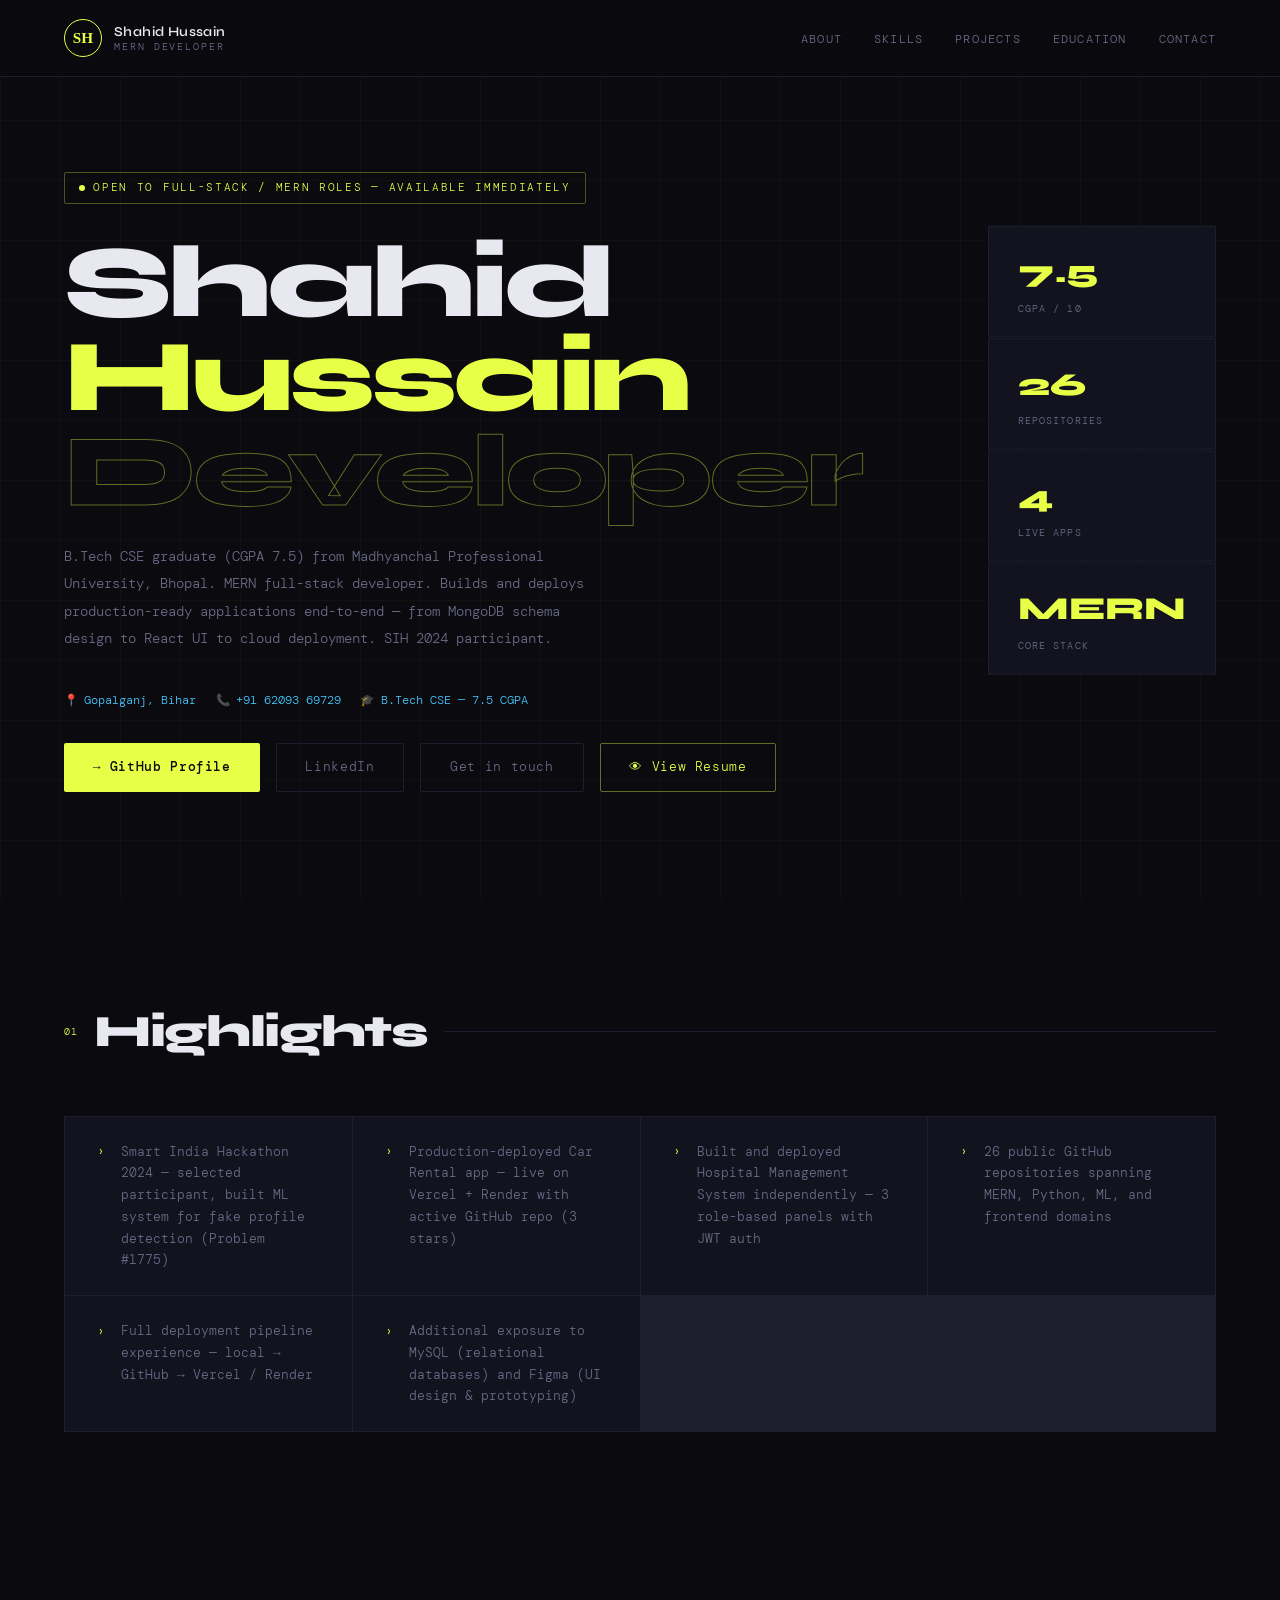
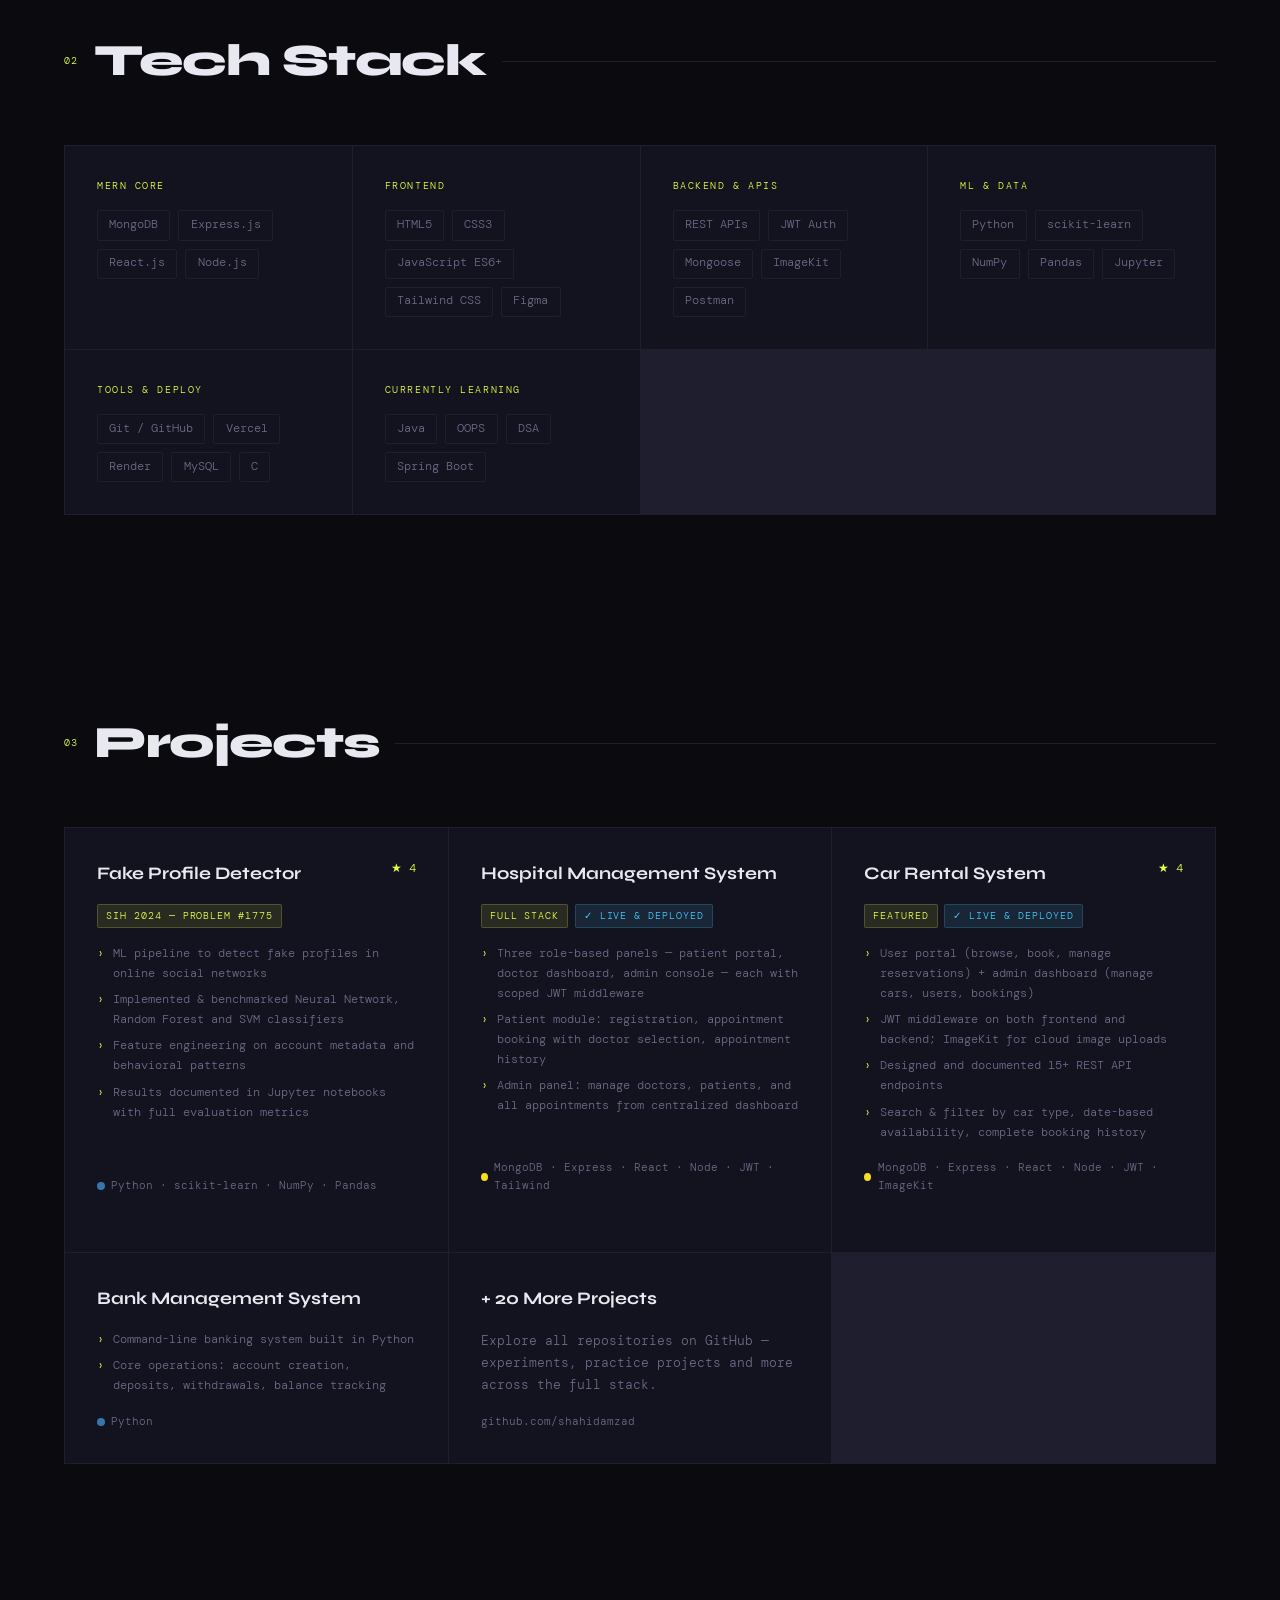
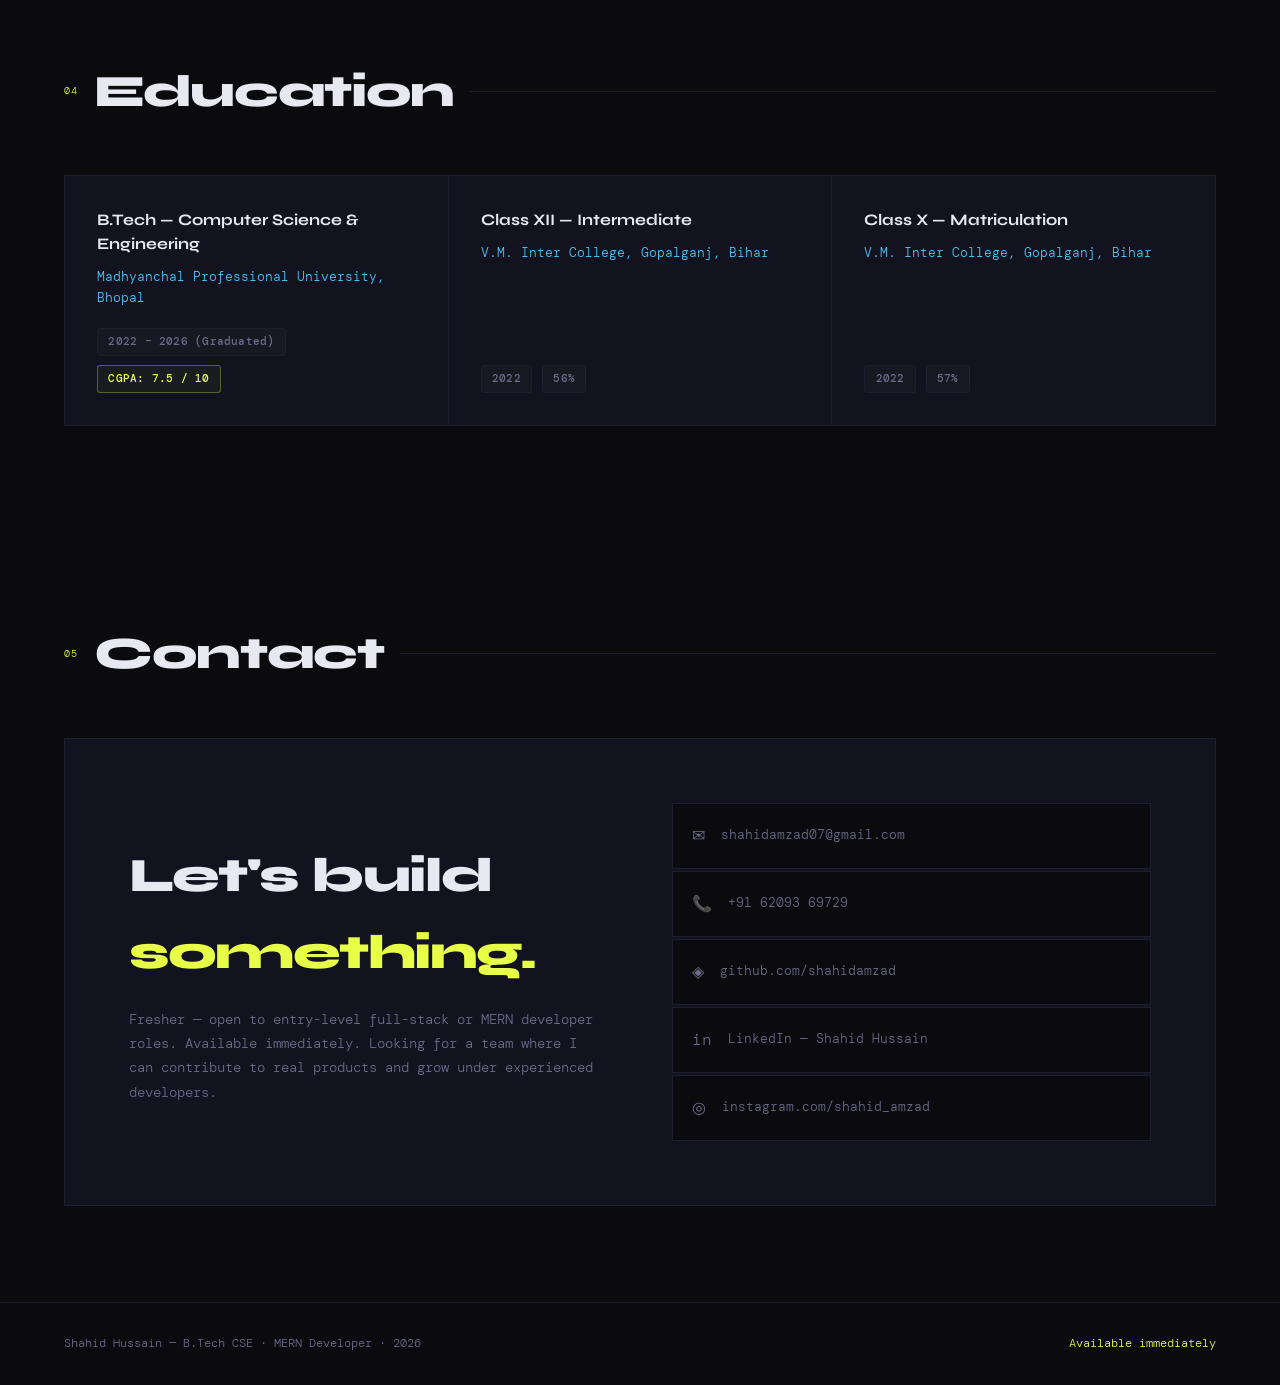
<file: index.html>
<!DOCTYPE html>
<html lang="en">
<head>
<meta charset="UTF-8">
<meta name="viewport" content="width=device-width, initial-scale=1.0">
<title>Shahid Hussain — MERN Developer Portfolio</title>
<link href="https://fonts.googleapis.com/css2?family=Syne:wght@400;600;700;800&family=DM+Mono:wght@300;400;500&display=swap" rel="stylesheet">
<link rel="stylesheet" href="Protolio.css">
</head>
<body>

<nav>
  <a class="nav-logo" href="#about">
    <div class="nav-logo-circle">SH</div>
    <div class="nav-logo-text">
      <span class="nav-logo-name">Shahid Hussain</span>
      <span class="nav-logo-role">MERN Developer</span>
    </div>
  </a>
  <ul class="nav-links">
    <li><a href="#about">About</a></li>
    <li><a href="#skills">Skills</a></li>
    <li><a href="#projects">Projects</a></li>
    <li><a href="#education">Education</a></li>
    <li><a href="#contact">Contact</a></li>
  </ul>
</nav>

<!-- HERO -->
<section class="hero" id="about">
  <div class="hero-content">
    <div class="hero-tag">Open to full-stack / MERN roles — Available immediately</div>
    <h1>
      <span class="name-line">Shahid</span>
      <span class="name-line accent">Hussain</span>
      <span class="name-line outline">Developer</span>
    </h1>
    <p class="hero-desc">
      B.Tech CSE graduate (CGPA 7.5) from Madhyanchal Professional University, Bhopal. MERN full-stack developer. Builds and deploys production-ready applications end-to-end — from MongoDB schema design to React UI to cloud deployment. SIH 2024 participant.
    </p>
    <div class="hero-meta">
      <div class="hero-meta-item">📍 <span>Gopalganj, Bihar</span></div>
      <div class="hero-meta-item">📞 <span>+91 62093 69729</span></div>
      <div class="hero-meta-item">🎓 <span>B.Tech CSE — 7.5 CGPA</span></div>
    </div>
    <div class="hero-ctas">
      <a class="btn btn-primary" href="https://github.com/shahidamzad" target="_blank">→ GitHub Profile</a>
      <a class="btn btn-ghost" href="https://linkedin.com/in/shahid-hussain" target="_blank">LinkedIn</a>
      <a class="btn btn-ghost" href="#contact">Get in touch</a>
      <a class="btn btn-resume" href="/assets/Shahid_Hussain.pdf" target="_blank">👁 View Resume</a>
    </div>
  </div>

  <div class="hero-stats">
    <div class="stat-card">
      <div class="stat-num">7.5</div>
      <div class="stat-label">CGPA / 10</div>
    </div>
    <div class="stat-card">
      <div class="stat-num">26</div>
      <div class="stat-label">Repositories</div>
    </div>
    <div class="stat-card">
      <div class="stat-num">4</div>
      <div class="stat-label">Live Apps</div>
    </div>
    <div class="stat-card">
      <div class="stat-num">MERN</div>
      <div class="stat-label">Core Stack</div>
    </div>
  </div>
</section>

<!-- HIGHLIGHTS -->
<section id="highlights">
  <div class="section-header reveal">
    <span class="section-num">01</span>
    <h2 class="section-title">Highlights</h2>
    <div class="section-line"></div>
  </div>

  <div class="highlights-grid reveal">
    <div class="highlight-item">
      <span class="highlight-arrow">›</span>
      <span class="highlight-text">Smart India Hackathon 2024 — selected participant, built ML system for fake profile detection (Problem #1775)</span>
    </div>
    <div class="highlight-item">
      <span class="highlight-arrow">›</span>
      <span class="highlight-text">Production-deployed Car Rental app — live on Vercel + Render with active GitHub repo (3 stars)</span>
    </div>
    <div class="highlight-item">
      <span class="highlight-arrow">›</span>
      <span class="highlight-text">Built and deployed Hospital Management System independently — 3 role-based panels with JWT auth</span>
    </div>
    <div class="highlight-item">
      <span class="highlight-arrow">›</span>
      <span class="highlight-text">26 public GitHub repositories spanning MERN, Python, ML, and frontend domains</span>
    </div>
    <div class="highlight-item">
      <span class="highlight-arrow">›</span>
      <span class="highlight-text">Full deployment pipeline experience — local → GitHub → Vercel / Render</span>
    </div>
    <div class="highlight-item">
      <span class="highlight-arrow">›</span>
      <span class="highlight-text">Additional exposure to MySQL (relational databases) and Figma (UI design & prototyping)</span>
    </div>
  </div>
</section>

<!-- SKILLS -->
<section id="skills">
  <div class="section-header reveal">
    <span class="section-num">02</span>
    <h2 class="section-title">Tech Stack</h2>
    <div class="section-line"></div>
  </div>

  <div class="skills-grid reveal">
    <div class="skill-group">
      <div class="skill-group-title">MERN Core</div>
      <div class="skill-tags">
        <span class="tag">MongoDB</span>
        <span class="tag">Express.js</span>
        <span class="tag">React.js</span>
        <span class="tag">Node.js</span>
      </div>
    </div>
    <div class="skill-group">
      <div class="skill-group-title">Frontend</div>
      <div class="skill-tags">
        <span class="tag">HTML5</span>
        <span class="tag">CSS3</span>
        <span class="tag">JavaScript ES6+</span>
        <span class="tag">Tailwind CSS</span>
        <span class="tag">Figma</span>
      </div>
    </div>
    <div class="skill-group">
      <div class="skill-group-title">Backend & APIs</div>
      <div class="skill-tags">
        <span class="tag">REST APIs</span>
        <span class="tag">JWT Auth</span>
        <span class="tag">Mongoose</span>
        <span class="tag">ImageKit</span>
        <span class="tag">Postman</span>
      </div>
    </div>
    <div class="skill-group">
      <div class="skill-group-title">ML & Data</div>
      <div class="skill-tags">
        <span class="tag">Python</span>
        <span class="tag">scikit-learn</span>
        <span class="tag">NumPy</span>
        <span class="tag">Pandas</span>
        <span class="tag">Jupyter</span>
      </div>
    </div>
    <div class="skill-group">
      <div class="skill-group-title">Tools & Deploy</div>
      <div class="skill-tags">
        <span class="tag">Git / GitHub</span>
        <span class="tag">Vercel</span>
        <span class="tag">Render</span>
        <span class="tag">MySQL</span>
        <span class="tag">C</span>
      </div>
    </div>
    <div class="skill-group">
      <div class="skill-group-title">Currently Learning</div>
      <div class="skill-tags">
        <span class="tag">Java</span>
        <span class="tag">OOPS</span>
        <span class="tag">DSA</span>
        <span class="tag">Spring Boot</span>
        
      </div>
    </div>
  </div>
</section>

<!-- PROJECTS -->
<section id="projects">
  <div class="section-header reveal">
    <span class="section-num">03</span>
    <h2 class="section-title">Projects</h2>
    <div class="section-line"></div>
  </div>

  <div class="projects-grid reveal">

    <!-- 1. SIH -->
    <a class="project-card" href="https://github.com/shahidamzad/SIH1775" target="_blank">
      <div class="project-header">
        <span class="project-name">Fake Profile Detector</span>
        <span class="project-stars">★ 4</span>
      </div>
      <div class="badges">
        <span class="featured-badge">SIH 2024 — Problem #1775</span>
      </div>
      <ul class="project-bullets">
        <li>ML pipeline to detect fake profiles in online social networks</li>
        <li>Implemented & benchmarked Neural Network, Random Forest and SVM classifiers</li>
        <li>Feature engineering on account metadata and behavioral patterns</li>
        <li>Results documented in Jupyter notebooks with full evaluation metrics</li>
      </ul>
      <div class="project-footer">
        <span class="project-lang"><span class="lang-dot lang-py"></span>Python · scikit-learn · NumPy · Pandas</span>
        <div class="project-links"><span class="project-link">GitHub →</span></div>
      </div>
    </a>

    <!-- 2. HMS -->
    <a class="project-card" href="https://github.com/shahidamzad" target="_blank">
      <div class="project-header">
        <span class="project-name">Hospital Management System</span>
      </div>
      <div class="badges">
        <span class="featured-badge">Full Stack</span>
        <span class="live-badge">✓ Live & Deployed</span>
      </div>
      <ul class="project-bullets">
        <li>Three role-based panels — patient portal, doctor dashboard, admin console — each with scoped JWT middleware</li>
        <li>Patient module: registration, appointment booking with doctor selection, appointment history</li>
        <li>Admin panel: manage doctors, patients, and all appointments from centralized dashboard</li>
      </ul>
      <div class="project-footer">
        <span class="project-lang"><span class="lang-dot lang-js"></span>MongoDB · Express · React · Node · JWT · Tailwind</span>
        <div class="project-links"><span class="project-link">Live Demo →</span></div>
      </div>
    </a>

    <!-- 3. Car Rental -->
    <a class="project-card" href="https://github.com/shahidamzad/CarRental" target="_blank">
      <div class="project-header">
        <span class="project-name">Car Rental System</span>
        <span class="project-stars">★ 4</span>
      </div>
      <div class="badges">
        <span class="featured-badge">Featured</span>
        <span class="live-badge">✓ Live & Deployed</span>
      </div>
      <ul class="project-bullets">
        <li>User portal (browse, book, manage reservations) + admin dashboard (manage cars, users, bookings)</li>
        <li>JWT middleware on both frontend and backend; ImageKit for cloud image uploads</li>
        <li>Designed and documented 15+ REST API endpoints</li>
        <li>Search & filter by car type, date-based availability, complete booking history</li>
      </ul>
      <div class="project-footer">
        <span class="project-lang"><span class="lang-dot lang-js"></span>MongoDB · Express · React · Node · JWT · ImageKit</span>
        <div class="project-links">
          <span class="project-link">Live Demo →</span>
          <span class="project-link">GitHub →</span>
        </div>
      </div>
    </a>

    <!-- 4. Bank -->
    <a class="project-card" href="https://github.com/shahidamzad/Bank-menangment" target="_blank">
      <div class="project-header">
        <span class="project-name">Bank Management System</span>
      </div>
      <ul class="project-bullets">
        <li>Command-line banking system built in Python</li>
        <li>Core operations: account creation, deposits, withdrawals, balance tracking</li>
      </ul>
      <div class="project-footer">
        <span class="project-lang"><span class="lang-dot lang-py"></span>Python</span>
        <div class="project-links"><span class="project-link">GitHub →</span></div>
      </div>
    </a>

    <!-- +15 more -->
    <a class="project-card" href="https://github.com/shahidamzad?tab=repositories" target="_blank">
      <div class="project-header">
        <span class="project-name">+ 20 More Projects</span>
      </div>
      <p class="project-desc">Explore all repositories on GitHub — experiments, practice projects and more across the full stack.</p>
      <div class="project-footer">
        <span class="project-lang">github.com/shahidamzad</span>
        <div class="project-links"><span class="project-link">Browse all →</span></div>
      </div>
    </a>

  </div>
</section>

<!-- EDUCATION -->
<section id="education">
  <div class="section-header reveal">
    <span class="section-num">04</span>
    <h2 class="section-title">Education</h2>
    <div class="section-line"></div>
  </div>

  <div class="edu-grid reveal">
    <div class="edu-card">
      <div class="edu-degree">B.Tech — Computer Science & Engineering</div>
      <div class="edu-institution">Madhyanchal Professional University, Bhopal</div>
      <div class="edu-meta">
        <span class="edu-tag">2022 – 2026 (Graduated)</span>
        <span class="edu-tag edu-cgpa">CGPA: 7.5 / 10</span>
      </div>
    </div>
    <div class="edu-card">
      <div class="edu-degree">Class XII — Intermediate</div>
      <div class="edu-institution">V.M. Inter College, Gopalganj, Bihar</div>
      <div class="edu-meta">
        <span class="edu-tag">2022</span>
        <span class="edu-tag">56%</span>
      </div>
      
    </div>
     <div class="edu-card">
      <div class="edu-degree">Class X — Matriculation</div>
      <div class="edu-institution">V.M. Inter College, Gopalganj, Bihar</div>
      <div class="edu-meta">
        <span class="edu-tag">2022</span>
        <span class="edu-tag">57%</span>
      </div>
  </div>
</section>

<!-- CONTACT -->
<section id="contact">
  <div class="section-header reveal">
    <span class="section-num">05</span>
    <h2 class="section-title">Contact</h2>
    <div class="section-line"></div>
  </div>

  <div class="contact-section reveal">
    <div class="contact-text">
      <h2>Let's build<br><span style="color:var(--accent)">something.</span></h2>
      <p>Fresher — open to entry-level full-stack or MERN developer roles. Available immediately. Looking for a team where I can contribute to real products and grow under experienced developers.</p>
    </div>
    <div class="contact-links">
      <a class="contact-item" href="mailto:shahidamzad07@gmail.com">
        <span class="contact-icon">✉</span>shahidamzad07@gmail.com
      </a>
      <a class="contact-item" href="tel:+916209369729">
        <span class="contact-icon">📞</span>+91 62093 69729
      </a>
      <a class="contact-item" href="https://github.com/shahidamzad" target="_blank">
        <span class="contact-icon">◈</span>github.com/shahidamzad
      </a>
      <a class="contact-item" href="https://linkedin.com/in/shahid-hussain" target="_blank">
        <span class="contact-icon">in</span>LinkedIn — Shahid Hussain
      </a>
      <a class="contact-item" href="https://instagram.com/shahid_amzad" target="_blank">
        <span class="contact-icon">◎</span>instagram.com/shahid_amzad
      </a>
    </div>
  </div>
</section>

<footer>
  <span>Shahid Hussain — B.Tech CSE · MERN Developer · 2026</span>
  <span style="color:var(--accent)">Available immediately</span>
</footer>

<script src="shahid.js"></script>
</body>
</html>
</file>
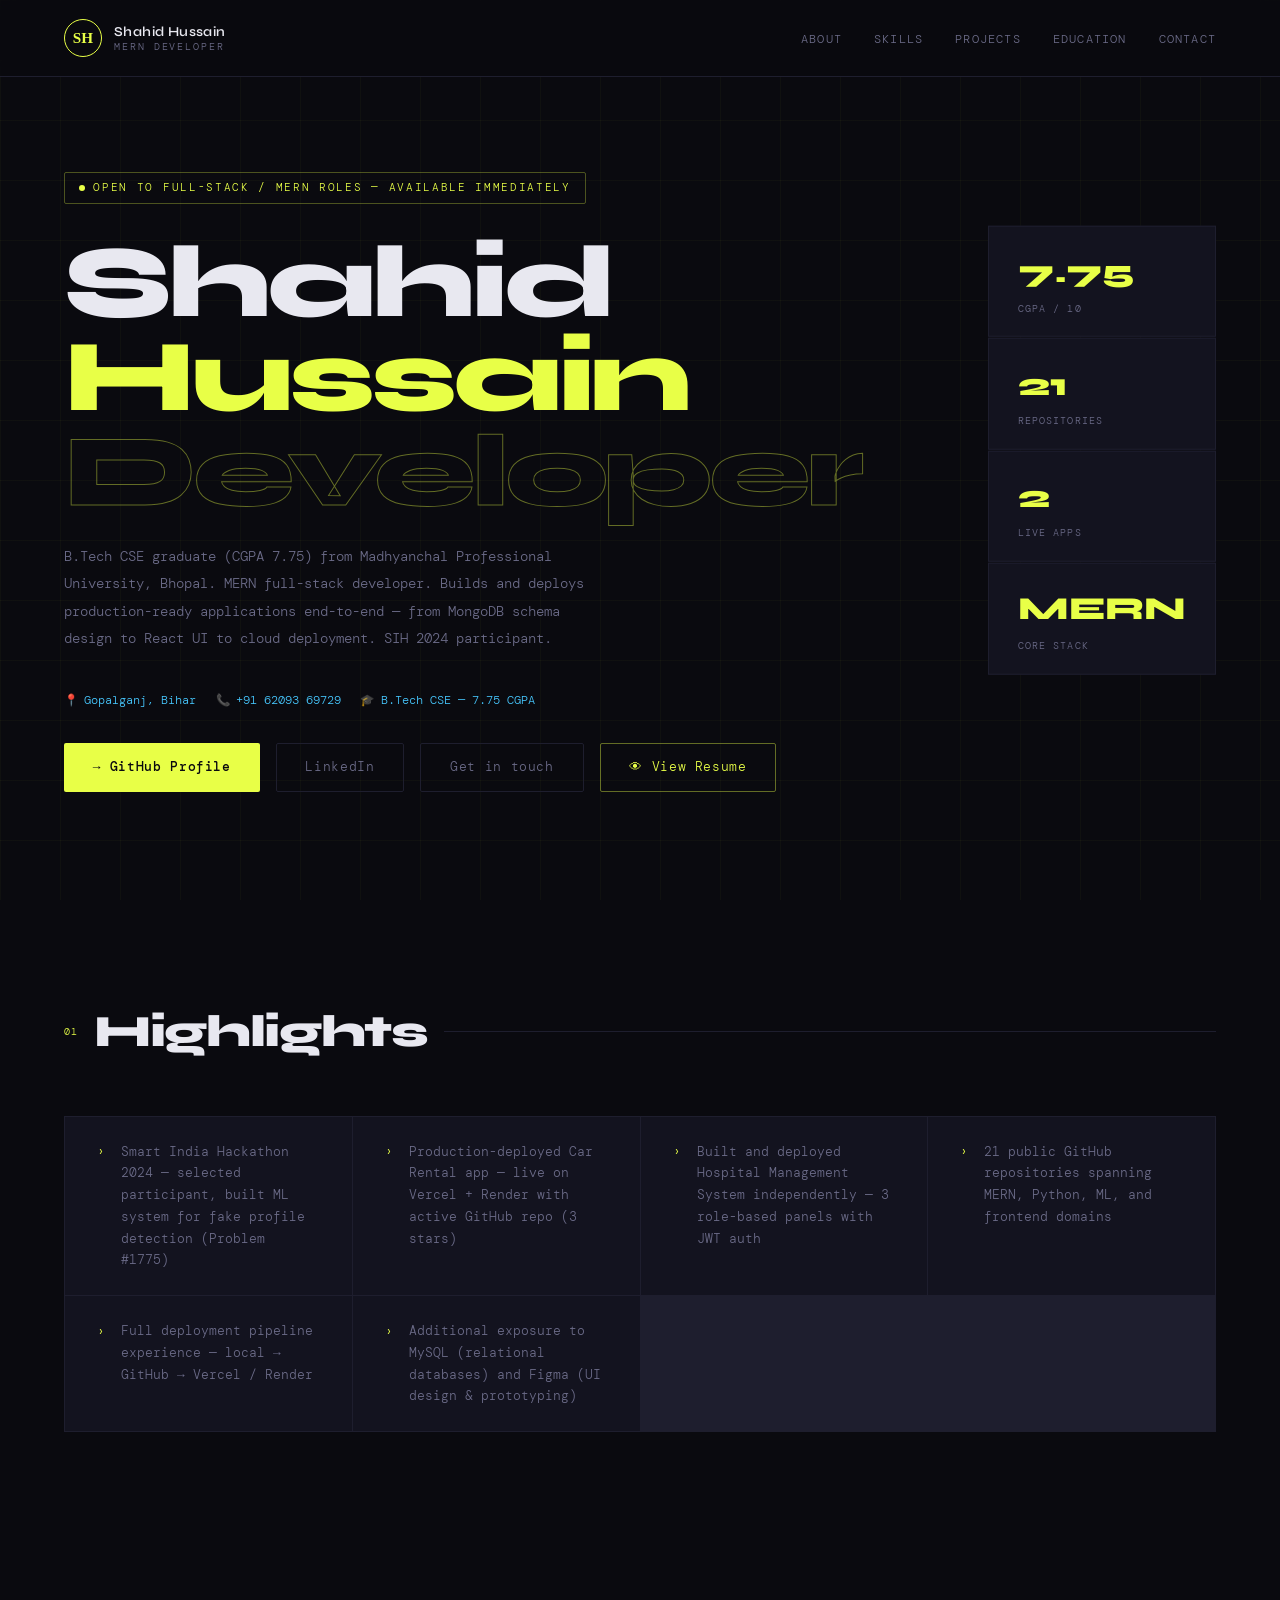
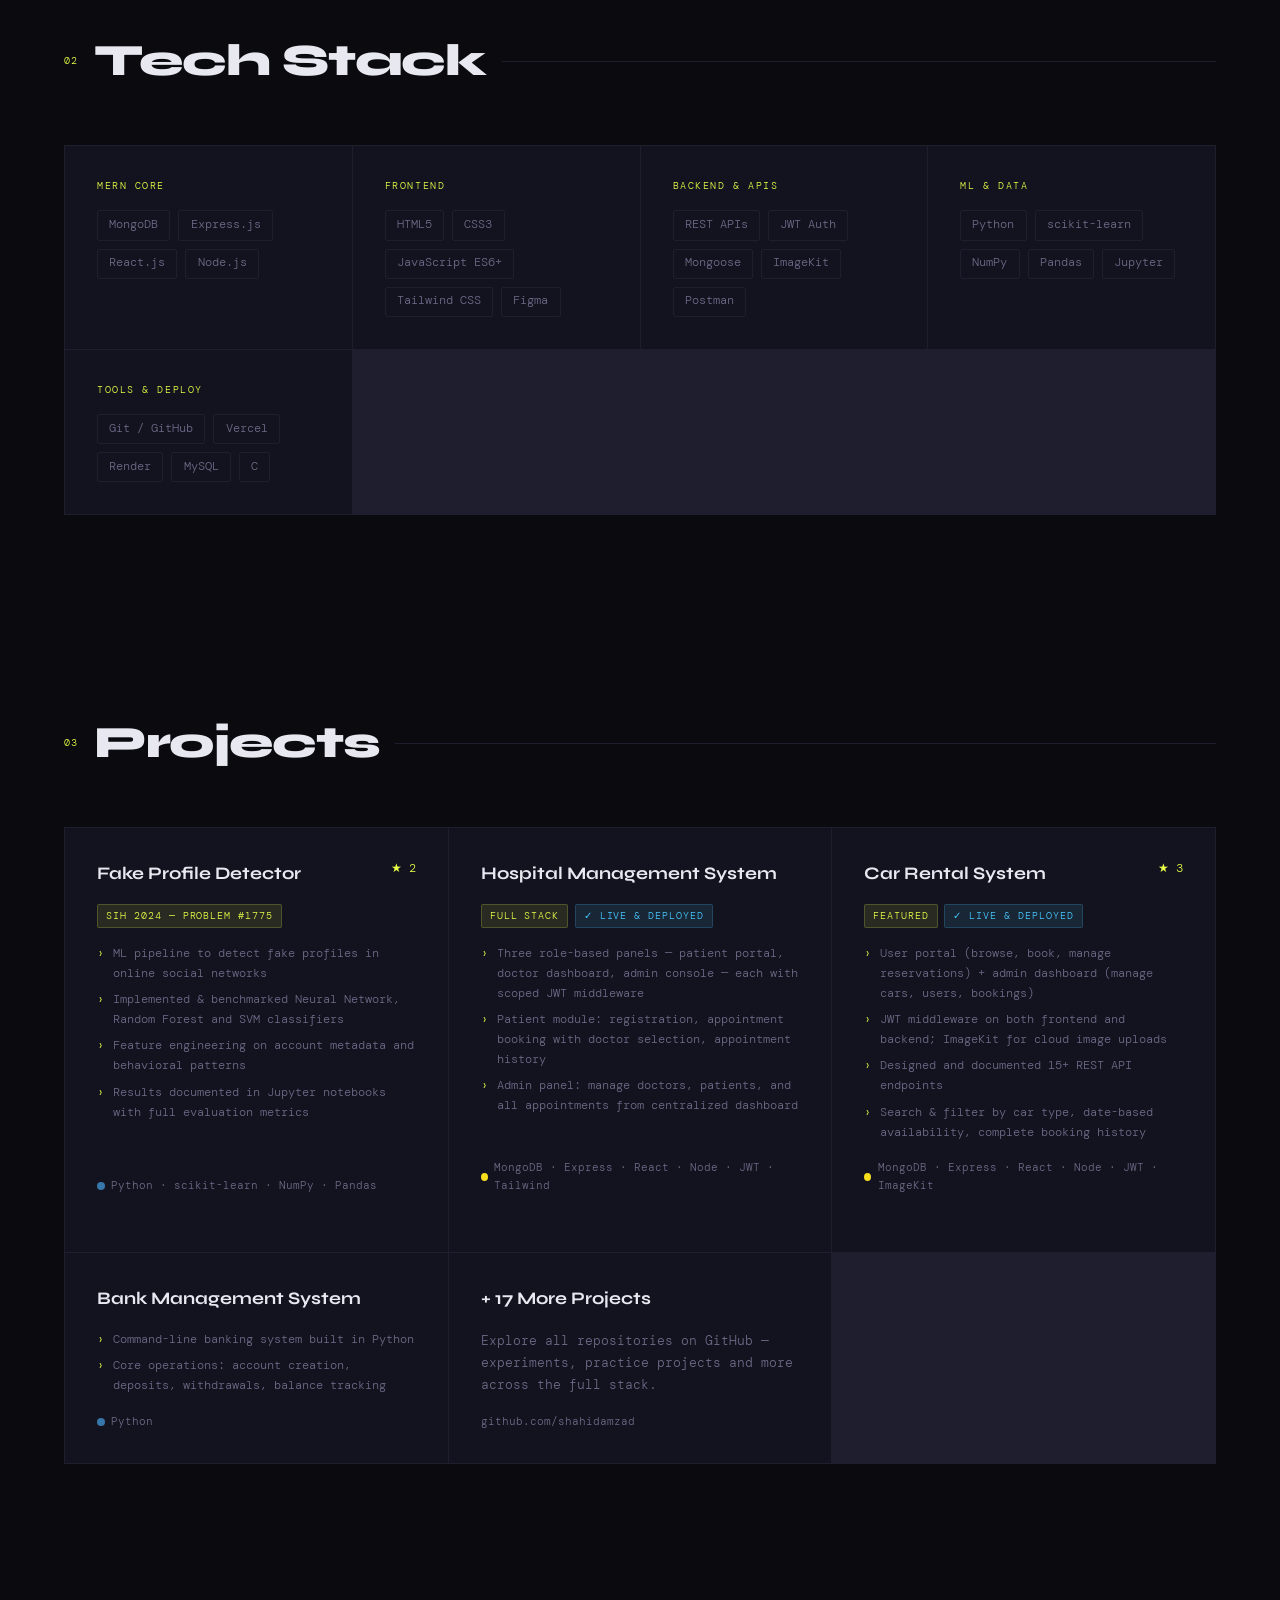
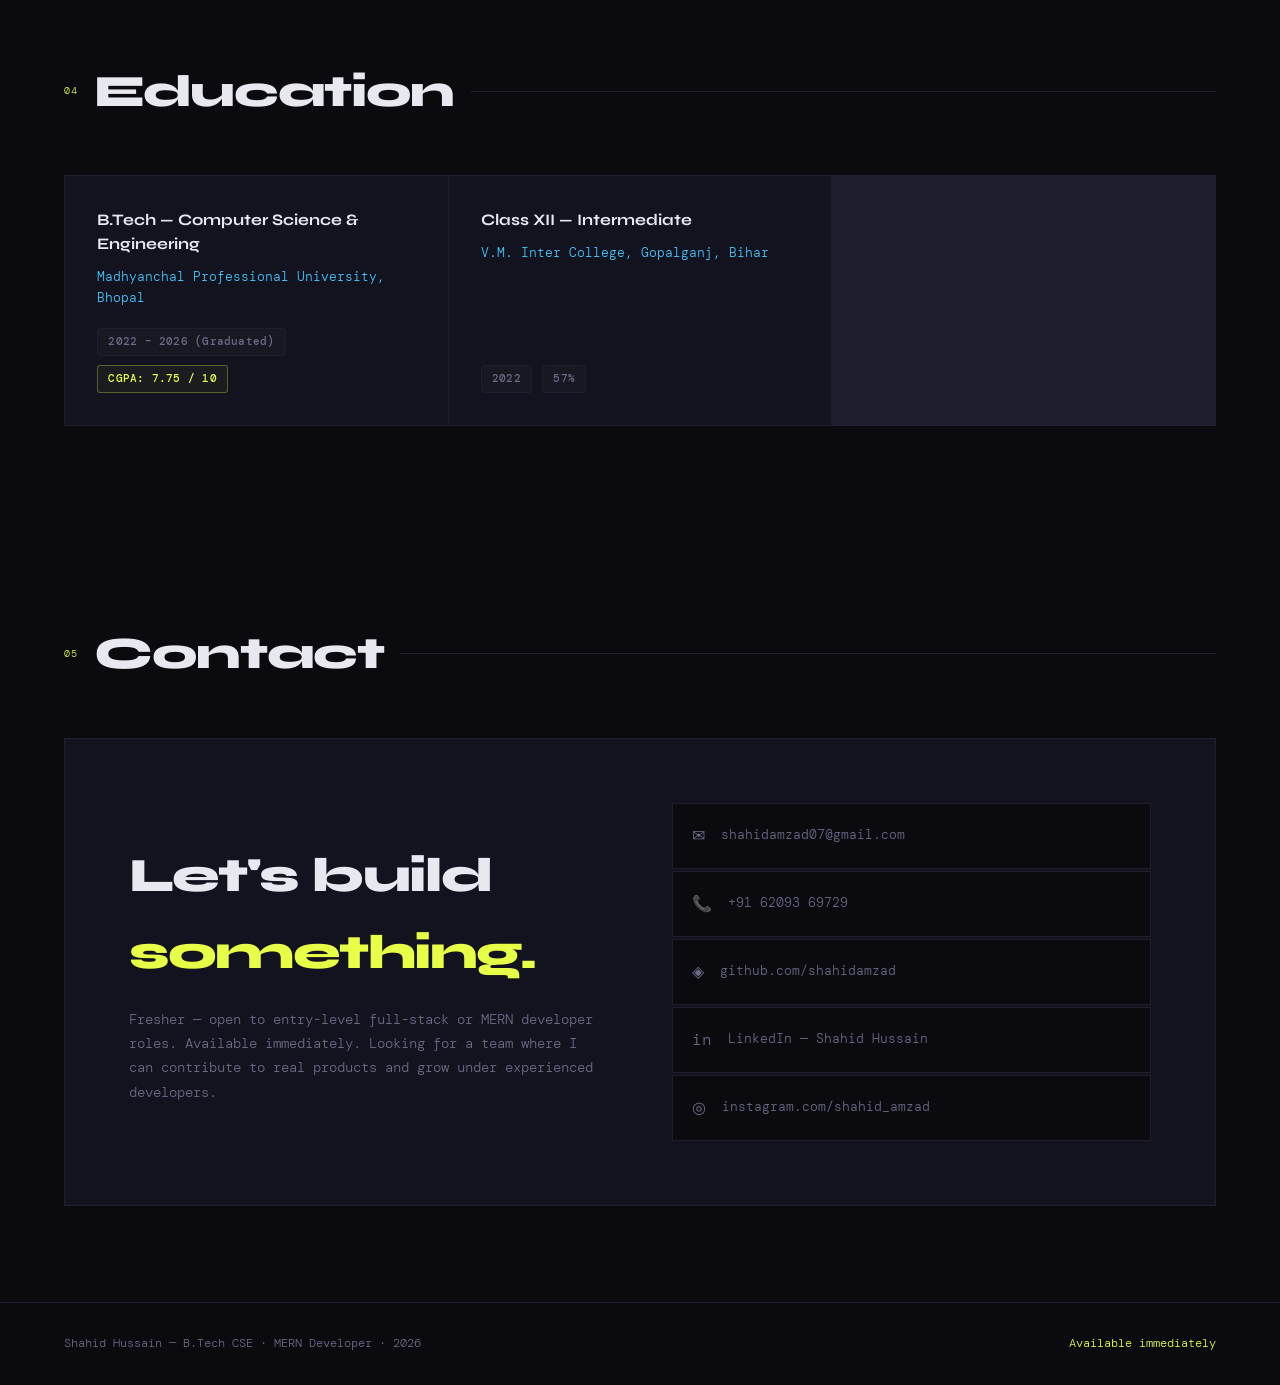
<file: shahid-portfolio.html>
<!DOCTYPE html>
<html lang="en">
<head>
<meta charset="UTF-8">
<meta name="viewport" content="width=device-width, initial-scale=1.0">
<title>Shahid Hussain — MERN Developer Portfolio</title>
<link href="https://fonts.googleapis.com/css2?family=Syne:wght@400;600;700;800&family=DM+Mono:wght@300;400;500&display=swap" rel="stylesheet">
<link rel="stylesheet" href="Protolio.css">
</head>
<body>

<nav>
  <a class="nav-logo" href="#about">
    <div class="nav-logo-circle">SH</div>
    <div class="nav-logo-text">
      <span class="nav-logo-name">Shahid Hussain</span>
      <span class="nav-logo-role">MERN Developer</span>
    </div>
  </a>
  <ul class="nav-links">
    <li><a href="#about">About</a></li>
    <li><a href="#skills">Skills</a></li>
    <li><a href="#projects">Projects</a></li>
    <li><a href="#education">Education</a></li>
    <li><a href="#contact">Contact</a></li>
  </ul>
</nav>

<!-- HERO -->
<section class="hero" id="about">
  <div class="hero-content">
    <div class="hero-tag">Open to full-stack / MERN roles — Available immediately</div>
    <h1>
      <span class="name-line">Shahid</span>
      <span class="name-line accent">Hussain</span>
      <span class="name-line outline">Developer</span>
    </h1>
    <p class="hero-desc">
      B.Tech CSE graduate (CGPA 7.75) from Madhyanchal Professional University, Bhopal. MERN full-stack developer. Builds and deploys production-ready applications end-to-end — from MongoDB schema design to React UI to cloud deployment. SIH 2024 participant.
    </p>
    <div class="hero-meta">
      <div class="hero-meta-item">📍 <span>Gopalganj, Bihar</span></div>
      <div class="hero-meta-item">📞 <span>+91 62093 69729</span></div>
      <div class="hero-meta-item">🎓 <span>B.Tech CSE — 7.75 CGPA</span></div>
    </div>
    <div class="hero-ctas">
      <a class="btn btn-primary" href="https://github.com/shahidamzad" target="_blank">→ GitHub Profile</a>
      <a class="btn btn-ghost" href="https://linkedin.com/in/shahid-hussain" target="_blank">LinkedIn</a>
      <a class="btn btn-ghost" href="#contact">Get in touch</a>
      <a class="btn btn-resume" href="/assets/Shahid_Hussain_CV.pdf" target="_blank">👁 View Resume</a>
    </div>
  </div>

  <div class="hero-stats">
    <div class="stat-card">
      <div class="stat-num">7.75</div>
      <div class="stat-label">CGPA / 10</div>
    </div>
    <div class="stat-card">
      <div class="stat-num">21</div>
      <div class="stat-label">Repositories</div>
    </div>
    <div class="stat-card">
      <div class="stat-num">2</div>
      <div class="stat-label">Live Apps</div>
    </div>
    <div class="stat-card">
      <div class="stat-num">MERN</div>
      <div class="stat-label">Core Stack</div>
    </div>
  </div>
</section>

<!-- HIGHLIGHTS -->
<section id="highlights">
  <div class="section-header reveal">
    <span class="section-num">01</span>
    <h2 class="section-title">Highlights</h2>
    <div class="section-line"></div>
  </div>

  <div class="highlights-grid reveal">
    <div class="highlight-item">
      <span class="highlight-arrow">›</span>
      <span class="highlight-text">Smart India Hackathon 2024 — selected participant, built ML system for fake profile detection (Problem #1775)</span>
    </div>
    <div class="highlight-item">
      <span class="highlight-arrow">›</span>
      <span class="highlight-text">Production-deployed Car Rental app — live on Vercel + Render with active GitHub repo (3 stars)</span>
    </div>
    <div class="highlight-item">
      <span class="highlight-arrow">›</span>
      <span class="highlight-text">Built and deployed Hospital Management System independently — 3 role-based panels with JWT auth</span>
    </div>
    <div class="highlight-item">
      <span class="highlight-arrow">›</span>
      <span class="highlight-text">21 public GitHub repositories spanning MERN, Python, ML, and frontend domains</span>
    </div>
    <div class="highlight-item">
      <span class="highlight-arrow">›</span>
      <span class="highlight-text">Full deployment pipeline experience — local → GitHub → Vercel / Render</span>
    </div>
    <div class="highlight-item">
      <span class="highlight-arrow">›</span>
      <span class="highlight-text">Additional exposure to MySQL (relational databases) and Figma (UI design & prototyping)</span>
    </div>
  </div>
</section>

<!-- SKILLS -->
<section id="skills">
  <div class="section-header reveal">
    <span class="section-num">02</span>
    <h2 class="section-title">Tech Stack</h2>
    <div class="section-line"></div>
  </div>

  <div class="skills-grid reveal">
    <div class="skill-group">
      <div class="skill-group-title">MERN Core</div>
      <div class="skill-tags">
        <span class="tag">MongoDB</span>
        <span class="tag">Express.js</span>
        <span class="tag">React.js</span>
        <span class="tag">Node.js</span>
      </div>
    </div>
    <div class="skill-group">
      <div class="skill-group-title">Frontend</div>
      <div class="skill-tags">
        <span class="tag">HTML5</span>
        <span class="tag">CSS3</span>
        <span class="tag">JavaScript ES6+</span>
        <span class="tag">Tailwind CSS</span>
        <span class="tag">Figma</span>
      </div>
    </div>
    <div class="skill-group">
      <div class="skill-group-title">Backend & APIs</div>
      <div class="skill-tags">
        <span class="tag">REST APIs</span>
        <span class="tag">JWT Auth</span>
        <span class="tag">Mongoose</span>
        <span class="tag">ImageKit</span>
        <span class="tag">Postman</span>
      </div>
    </div>
    <div class="skill-group">
      <div class="skill-group-title">ML & Data</div>
      <div class="skill-tags">
        <span class="tag">Python</span>
        <span class="tag">scikit-learn</span>
        <span class="tag">NumPy</span>
        <span class="tag">Pandas</span>
        <span class="tag">Jupyter</span>
      </div>
    </div>
    <div class="skill-group">
      <div class="skill-group-title">Tools & Deploy</div>
      <div class="skill-tags">
        <span class="tag">Git / GitHub</span>
        <span class="tag">Vercel</span>
        <span class="tag">Render</span>
        <span class="tag">MySQL</span>
        <span class="tag">C</span>
      </div>
    </div>
  </div>
</section>

<!-- PROJECTS -->
<section id="projects">
  <div class="section-header reveal">
    <span class="section-num">03</span>
    <h2 class="section-title">Projects</h2>
    <div class="section-line"></div>
  </div>

  <div class="projects-grid reveal">

    <!-- 1. SIH -->
    <a class="project-card" href="https://github.com/shahidamzad/SIH1775" target="_blank">
      <div class="project-header">
        <span class="project-name">Fake Profile Detector</span>
        <span class="project-stars">★ 2</span>
      </div>
      <div class="badges">
        <span class="featured-badge">SIH 2024 — Problem #1775</span>
      </div>
      <ul class="project-bullets">
        <li>ML pipeline to detect fake profiles in online social networks</li>
        <li>Implemented & benchmarked Neural Network, Random Forest and SVM classifiers</li>
        <li>Feature engineering on account metadata and behavioral patterns</li>
        <li>Results documented in Jupyter notebooks with full evaluation metrics</li>
      </ul>
      <div class="project-footer">
        <span class="project-lang"><span class="lang-dot lang-py"></span>Python · scikit-learn · NumPy · Pandas</span>
        <div class="project-links"><span class="project-link">GitHub →</span></div>
      </div>
    </a>

    <!-- 2. HMS -->
    <a class="project-card" href="https://github.com/shahidamzad" target="_blank">
      <div class="project-header">
        <span class="project-name">Hospital Management System</span>
      </div>
      <div class="badges">
        <span class="featured-badge">Full Stack</span>
        <span class="live-badge">✓ Live & Deployed</span>
      </div>
      <ul class="project-bullets">
        <li>Three role-based panels — patient portal, doctor dashboard, admin console — each with scoped JWT middleware</li>
        <li>Patient module: registration, appointment booking with doctor selection, appointment history</li>
        <li>Admin panel: manage doctors, patients, and all appointments from centralized dashboard</li>
      </ul>
      <div class="project-footer">
        <span class="project-lang"><span class="lang-dot lang-js"></span>MongoDB · Express · React · Node · JWT · Tailwind</span>
        <div class="project-links"><span class="project-link">Live Demo →</span></div>
      </div>
    </a>

    <!-- 3. Car Rental -->
    <a class="project-card" href="https://github.com/shahidamzad/CarRental" target="_blank">
      <div class="project-header">
        <span class="project-name">Car Rental System</span>
        <span class="project-stars">★ 3</span>
      </div>
      <div class="badges">
        <span class="featured-badge">Featured</span>
        <span class="live-badge">✓ Live & Deployed</span>
      </div>
      <ul class="project-bullets">
        <li>User portal (browse, book, manage reservations) + admin dashboard (manage cars, users, bookings)</li>
        <li>JWT middleware on both frontend and backend; ImageKit for cloud image uploads</li>
        <li>Designed and documented 15+ REST API endpoints</li>
        <li>Search & filter by car type, date-based availability, complete booking history</li>
      </ul>
      <div class="project-footer">
        <span class="project-lang"><span class="lang-dot lang-js"></span>MongoDB · Express · React · Node · JWT · ImageKit</span>
        <div class="project-links">
          <span class="project-link">Live Demo →</span>
          <span class="project-link">GitHub →</span>
        </div>
      </div>
    </a>

    <!-- 4. Bank -->
    <a class="project-card" href="https://github.com/shahidamzad/Bank-menangment" target="_blank">
      <div class="project-header">
        <span class="project-name">Bank Management System</span>
      </div>
      <ul class="project-bullets">
        <li>Command-line banking system built in Python</li>
        <li>Core operations: account creation, deposits, withdrawals, balance tracking</li>
      </ul>
      <div class="project-footer">
        <span class="project-lang"><span class="lang-dot lang-py"></span>Python</span>
        <div class="project-links"><span class="project-link">GitHub →</span></div>
      </div>
    </a>

    <!-- +15 more -->
    <a class="project-card" href="https://github.com/shahidamzad?tab=repositories" target="_blank">
      <div class="project-header">
        <span class="project-name">+ 17 More Projects</span>
      </div>
      <p class="project-desc">Explore all repositories on GitHub — experiments, practice projects and more across the full stack.</p>
      <div class="project-footer">
        <span class="project-lang">github.com/shahidamzad</span>
        <div class="project-links"><span class="project-link">Browse all →</span></div>
      </div>
    </a>

  </div>
</section>

<!-- EDUCATION -->
<section id="education">
  <div class="section-header reveal">
    <span class="section-num">04</span>
    <h2 class="section-title">Education</h2>
    <div class="section-line"></div>
  </div>

  <div class="edu-grid reveal">
    <div class="edu-card">
      <div class="edu-degree">B.Tech — Computer Science & Engineering</div>
      <div class="edu-institution">Madhyanchal Professional University, Bhopal</div>
      <div class="edu-meta">
        <span class="edu-tag">2022 – 2026 (Graduated)</span>
        <span class="edu-tag edu-cgpa">CGPA: 7.75 / 10</span>
      </div>
    </div>
    <div class="edu-card">
      <div class="edu-degree">Class XII — Intermediate</div>
      <div class="edu-institution">V.M. Inter College, Gopalganj, Bihar</div>
      <div class="edu-meta">
        <span class="edu-tag">2022</span>
        <span class="edu-tag">57%</span>
      </div>
    </div>
  </div>
</section>

<!-- CONTACT -->
<section id="contact">
  <div class="section-header reveal">
    <span class="section-num">05</span>
    <h2 class="section-title">Contact</h2>
    <div class="section-line"></div>
  </div>

  <div class="contact-section reveal">
    <div class="contact-text">
      <h2>Let's build<br><span style="color:var(--accent)">something.</span></h2>
      <p>Fresher — open to entry-level full-stack or MERN developer roles. Available immediately. Looking for a team where I can contribute to real products and grow under experienced developers.</p>
    </div>
    <div class="contact-links">
      <a class="contact-item" href="mailto:shahidamzad07@gmail.com">
        <span class="contact-icon">✉</span>shahidamzad07@gmail.com
      </a>
      <a class="contact-item" href="tel:+916209369729">
        <span class="contact-icon">📞</span>+91 62093 69729
      </a>
      <a class="contact-item" href="https://github.com/shahidamzad" target="_blank">
        <span class="contact-icon">◈</span>github.com/shahidamzad
      </a>
      <a class="contact-item" href="https://linkedin.com/in/shahid-hussain" target="_blank">
        <span class="contact-icon">in</span>LinkedIn — Shahid Hussain
      </a>
      <a class="contact-item" href="https://instagram.com/shahid_amzad" target="_blank">
        <span class="contact-icon">◎</span>instagram.com/shahid_amzad
      </a>
    </div>
  </div>
</section>

<footer>
  <span>Shahid Hussain — B.Tech CSE · MERN Developer · 2026</span>
  <span style="color:var(--accent)">Available immediately</span>
</footer>

<script src="shahid.js"></script>
</body>
</html>
</file>
<file: Protolio.css>
:root {
  --bg: #0a0a0f;
  --surface: #111118;
  --border: #1e1e2e;
  --accent: #e8ff47;
  --accent2: #47c8ff;
  --accent3: #ff6b6b;
  --text: #e8e8f0;
  --muted: #6b6b88;
  --card: #13131f;
}

*, *::before, *::after { box-sizing: border-box; margin: 0; padding: 0; }
html { scroll-behavior: smooth; }

body {
  background: var(--bg);
  color: var(--text);
  font-family: 'DM Mono', monospace;
  font-weight: 300;
  overflow-x: hidden;
  line-height: 1.6;
}

body::before {
  content: '';
  position: fixed;
  inset: 0;
  background-image:
    linear-gradient(rgba(232,255,71,0.03) 1px, transparent 1px),
    linear-gradient(90deg, rgba(232,255,71,0.03) 1px, transparent 1px);
  background-size: 60px 60px;
  pointer-events: none;
  z-index: 0;
}

/* NAV */
nav {
  position: fixed;
  top: 0; left: 0; right: 0;
  z-index: 100;
  display: flex;
  justify-content: space-between;
  align-items: center;
  padding: 1.2rem 4rem;
  background: rgba(10,10,15,0.85);
  backdrop-filter: blur(12px);
  border-bottom: 1px solid var(--border);
}
.nav-logo { display: flex; align-items: center; gap: 0.75rem; text-decoration: none; }
.nav-logo-circle { width: 38px; height: 38px; border-radius: 50%; border: 1px solid var(--accent); display: flex; align-items: center; justify-content: center; font-family: 'Georgia', serif; font-size: 0.95rem; font-weight: 600; color: var(--accent); flex-shrink: 0; transition: background 0.2s; }
.nav-logo:hover .nav-logo-circle { background: rgba(232,255,71,0.08); }
.nav-logo-text { display: flex; flex-direction: column; line-height: 1.2; }
.nav-logo-name { font-family: 'Syne', sans-serif; font-size: 0.85rem; font-weight: 600; letter-spacing: 0.03em; color: var(--text); }
.nav-logo-role { font-size: 0.6rem; letter-spacing: 0.2em; text-transform: uppercase; color: var(--muted); }
.nav-links { display: flex; gap: 2rem; list-style: none; }
.nav-links a { color: var(--muted); text-decoration: none; font-size: 0.75rem; letter-spacing: 0.1em; text-transform: uppercase; transition: color 0.2s; }
.nav-links a:hover { color: var(--accent); }

/* HERO */
.hero {
  position: relative;
  min-height: 100vh;
  display: flex;
  align-items: center;
  padding: 8rem 4rem 4rem;
  z-index: 1;
}
.hero-content { max-width: 820px; }

.hero-tag {
  display: inline-flex;
  align-items: center;
  gap: 0.5rem;
  font-size: 0.7rem;
  letter-spacing: 0.15em;
  text-transform: uppercase;
  color: var(--accent);
  border: 1px solid rgba(232,255,71,0.3);
  padding: 0.4rem 0.9rem;
  border-radius: 2px;
  margin-bottom: 2rem;
  animation: fadeUp 0.6s ease both;
}
.hero-tag::before {
  content: '';
  width: 6px; height: 6px;
  background: var(--accent);
  border-radius: 50%;
  animation: pulse 2s infinite;
}
@keyframes pulse {
  0%, 100% { opacity: 1; transform: scale(1); }
  50% { opacity: 0.4; transform: scale(0.8); }
}

h1 {
  font-family: 'Syne', sans-serif;
  font-weight: 800;
  font-size: clamp(3rem, 8vw, 7rem);
  line-height: 0.92;
  letter-spacing: -0.04em;
  animation: fadeUp 0.6s 0.1s ease both;
  margin-bottom: 1.5rem;
  cursor: pointer;
  transition: letter-spacing 0.3s ease, opacity 0.3s ease;
}
h1 .name-line { display: block; transition: color 0.3s ease; }
h1 .name-line:hover { color: var(--accent); }
h1 .accent { color: var(--accent); }
h1 .outline { -webkit-text-stroke: 1px rgba(232,255,71,0.4); color: transparent; }

.hero-desc {
  font-size: 0.9rem;
  color: var(--muted);
  max-width: 520px;
  margin-bottom: 2.5rem;
  animation: fadeUp 0.6s 0.2s ease both;
  line-height: 1.9;
}

.hero-meta {
  display: flex;
  flex-wrap: wrap;
  gap: 1.2rem;
  margin-bottom: 2rem;
  animation: fadeUp 0.6s 0.25s ease both;
}
.hero-meta-item {
  display: flex;
  align-items: center;
  gap: 0.4rem;
  font-size: 0.72rem;
  color: var(--muted);
}
.hero-meta-item span { color: var(--accent2); }

.hero-ctas {
  display: flex;
  gap: 1rem;
  flex-wrap: wrap;
  animation: fadeUp 0.6s 0.3s ease both;
}

.btn {
  display: inline-flex;
  align-items: center;
  gap: 0.5rem;
  padding: 0.85rem 1.8rem;
  font-family: 'DM Mono', monospace;
  font-size: 0.8rem;
  letter-spacing: 0.05em;
  text-decoration: none;
  border-radius: 2px;
  transition: all 0.2s;
  cursor: pointer;
  border: none;
}
.btn-primary { background: var(--accent); color: #0a0a0f; font-weight: 500; }
.btn-primary:hover { background: #d4e83a; transform: translateY(-2px); }
.btn-resume { background: transparent; color: var(--accent); border: 1px solid rgba(232,255,71,0.4); }
.btn-resume:hover { background: rgba(232,255,71,0.08); border-color: var(--accent); transform: translateY(-2px); }
.btn-ghost { background: transparent; color: var(--muted); border: 1px solid var(--border); }
.btn-ghost:hover { border-color: var(--accent); color: var(--accent); transform: translateY(-2px); }

/* HERO STATS */
.hero-stats {
  position: absolute;
  right: 4rem;
  top: 50%;
  transform: translateY(-50%);
  display: flex;
  flex-direction: column;
  gap: 1px;
  animation: fadeLeft 0.6s 0.4s ease both;
}
.stat-card { background: var(--card); border: 1px solid var(--border); padding: 1.2rem 1.8rem; min-width: 160px; transition: border-color 0.2s; }
.stat-card:hover { border-color: var(--accent); }
.stat-num { font-family: 'Syne', sans-serif; font-size: 2rem; font-weight: 800; color: var(--accent); }
.stat-label { font-size: 0.65rem; color: var(--muted); letter-spacing: 0.1em; text-transform: uppercase; margin-top: 0.2rem; }

/* SECTIONS */
section { position: relative; z-index: 1; padding: 6rem 4rem; }
.section-header { display: flex; align-items: center; gap: 1rem; margin-bottom: 3rem; }
.section-num { font-size: 0.65rem; color: var(--accent); letter-spacing: 0.1em; }
.section-title { font-family: 'Syne', sans-serif; font-size: clamp(1.8rem, 4vw, 2.8rem); font-weight: 800; letter-spacing: -0.03em; cursor: pointer; transition: color 0.2s, transform 0.2s; }
.section-title:hover { color: var(--accent); }
.section-line { flex: 1; height: 1px; background: var(--border); }

/* HIGHLIGHTS */
.highlights-grid {
  display: grid;
  grid-template-columns: repeat(auto-fill, minmax(280px, 1fr));
  gap: 1px;
  background: var(--border);
  border: 1px solid var(--border);
  margin-bottom: 1px;
}
.highlight-item { background: var(--card); padding: 1.5rem 2rem; display: flex; gap: 1rem; align-items: flex-start; transition: background 0.2s, border-left 0.2s, padding-left 0.2s; }
.highlight-item:hover { background: #161625; }
.highlight-arrow { color: var(--accent); font-size: 0.8rem; margin-top: 0.1rem; flex-shrink: 0; }
.highlight-text { font-size: 0.8rem; color: var(--muted); line-height: 1.7; cursor: pointer; transition: color 0.2s; }
.highlight-item:hover .highlight-text { color: var(--text); }

/* SKILLS */
.skills-grid { display: grid; grid-template-columns: repeat(auto-fill, minmax(260px, 1fr)); gap: 1px; background: var(--border); border: 1px solid var(--border); }
.skill-group { background: var(--card); padding: 2rem; transition: background 0.2s; }
.skill-group:hover { background: #161625; }
.skill-group-title { font-size: 0.65rem; letter-spacing: 0.15em; text-transform: uppercase; color: var(--accent); margin-bottom: 1rem; }
.skill-tags { display: flex; flex-wrap: wrap; gap: 0.5rem; }
.tag { font-size: 0.72rem; padding: 0.3rem 0.7rem; border: 1px solid var(--border); color: var(--muted); border-radius: 2px; transition: all 0.2s; cursor: pointer; transform: scale(1); }
.tag:hover { border-color: var(--accent); color: var(--accent); background: rgba(232,255,71,0.05); }

/* PROJECTS */
.projects-grid { display: grid; grid-template-columns: repeat(auto-fill, minmax(340px, 1fr)); gap: 1px; background: var(--border); border: 1px solid var(--border); }
.project-card { background: var(--card); padding: 2rem; display: flex; flex-direction: column; gap: 1rem; transition: background 0.2s, transform 0.2s; text-decoration: none; color: inherit; position: relative; overflow: hidden; }
.project-card::after { content: ''; position: absolute; top: 0; left: 0; width: 3px; height: 0; background: var(--accent); transition: height 0.3s ease; }
.project-card:hover::after { height: 100%; }
.project-card:hover { background: #161625; }

.project-header { display: flex; justify-content: space-between; align-items: flex-start; }
.project-name { font-family: 'Syne', sans-serif; font-size: 1.1rem; font-weight: 700; cursor: pointer; transition: color 0.2s; }
.project-card:hover .project-name { color: var(--accent); }
.project-stars { display: flex; align-items: center; gap: 0.3rem; font-size: 0.72rem; color: var(--accent); }
.project-desc { font-size: 0.8rem; color: var(--muted); line-height: 1.75; flex: 1; }

.project-bullets { list-style: none; display: flex; flex-direction: column; gap: 0.4rem; flex: 1; }
.project-bullets li { font-size: 0.78rem; color: var(--muted); line-height: 1.6; padding-left: 1rem; position: relative; }
.project-bullets li::before { content: '›'; position: absolute; left: 0; color: var(--accent); }

.project-footer { display: flex; align-items: center; justify-content: space-between; flex-wrap: wrap; gap: 0.5rem; }
.project-lang { display: flex; align-items: center; gap: 0.4rem; font-size: 0.7rem; color: var(--muted); }
.lang-dot { width: 8px; height: 8px; border-radius: 50%; }
.lang-js { background: #f7df1e; }
.lang-py { background: #3776ab; }
.lang-html { background: #e34c26; }

.project-links { display: flex; gap: 0.8rem; }
.project-link { font-size: 0.7rem; color: var(--accent2); text-decoration: none; opacity: 0; transition: opacity 0.2s; }
.project-card:hover .project-link { opacity: 1; }

.featured-badge { font-size: 0.6rem; letter-spacing: 0.1em; text-transform: uppercase; background: rgba(232,255,71,0.1); color: var(--accent); border: 1px solid rgba(232,255,71,0.2); padding: 0.2rem 0.5rem; border-radius: 2px; width: fit-content; }
.live-badge { font-size: 0.6rem; letter-spacing: 0.1em; text-transform: uppercase; background: rgba(71,200,255,0.1); color: var(--accent2); border: 1px solid rgba(71,200,255,0.2); padding: 0.2rem 0.5rem; border-radius: 2px; width: fit-content; }
.badges { display: flex; gap: 0.4rem; flex-wrap: wrap; }

/* EDUCATION */
/* =========================
   EDUCATION SECTION
   ========================= */

.edu-grid {
    display: grid;
    grid-template-columns: repeat(3, 1fr);
    gap: 1px;
    background: var(--border);
    border: 1px solid var(--border);
    overflow: hidden;
}

/* Education Card */
.edu-card {
    position: relative;
    min-height: 190px;
    padding: 2rem;
    background: var(--card);
    display: flex;
    flex-direction: column;
    justify-content: space-between;
    transition:
        background 0.25s ease,
        transform 0.25s ease;
}

/* Top accent line */
.edu-card::before {
    content: "";
    position: absolute;
    top: 0;
    left: 0;
    width: 0;
    height: 2px;
    background: var(--accent);
    transition: width 0.3s ease;
}

.edu-card:hover {
    background: #161625;
}

.edu-card:hover::before {
    width: 100%;
}

/* Degree */
.edu-degree {
    font-family: 'Syne', sans-serif;
    font-size: 1rem;
    line-height: 1.5;
    font-weight: 700;
    margin-bottom: 0.7rem;
    color: var(--text);
    cursor: default;
    transition: color 0.25s ease;
}

.edu-card:hover .edu-degree {
    color: var(--accent);
}

/* Institution */
.edu-institution {
    font-size: 0.8rem;
    line-height: 1.6;
    color: var(--accent2);
    margin-bottom: 1.2rem;
}

/* Meta information */
.edu-meta {
    display: flex;
    align-items: center;
    gap: 0.6rem;
    flex-wrap: wrap;
    margin-top: auto;
}

/* Tags */
.edu-tag {
    display: inline-flex;
    align-items: center;
    min-height: 26px;
    padding: 0.25rem 0.65rem;

    font-size: 0.7rem;
    font-weight: 500;
    letter-spacing: 0.02em;

    color: var(--muted);
    border: 1px solid var(--border);
    border-radius: 3px;

    background: rgba(255, 255, 255, 0.02);

    transition:
        color 0.2s ease,
        border-color 0.2s ease,
        background 0.2s ease;
}

.edu-card:hover .edu-tag {
    border-color: rgba(255, 255, 255, 0.15);
}

/* CGPA / Percentage Highlight */
.edu-cgpa {
    color: var(--accent);
    border-color: rgba(232, 255, 71, 0.3);
    background: rgba(232, 255, 71, 0.04);
}

/* =========================
   TABLET
   ========================= */

@media (max-width: 900px) {
    .edu-grid {
        grid-template-columns: repeat(2, 1fr);
    }

    .edu-card {
        padding: 1.5rem;
    }

    .edu-card:last-child {
        grid-column: span 2;
    }
}

/* =========================
   MOBILE
   ========================= */

@media (max-width: 600px) {
    .edu-grid {
        grid-template-columns: 1fr;
    }

    .edu-card {
        min-height: auto;
        padding: 1.4rem;
    }

    .edu-card:last-child {
        grid-column: auto;
    }

    .edu-degree {
        font-size: 0.95rem;
    }

    .edu-institution {
        font-size: 0.78rem;
    }

    .edu-meta {
        gap: 0.5rem;
    }

    .edu-tag {
        font-size: 0.68rem;
    }
}

/* CONTACT */
.contact-section { background: var(--card); border: 1px solid var(--border); padding: 4rem; display: grid; grid-template-columns: 1fr 1fr; gap: 4rem; align-items: center; }
.contact-text h2 { font-family: 'Syne', sans-serif; font-size: clamp(2rem, 4vw, 3rem); font-weight: 800; letter-spacing: -0.03em; margin-bottom: 1rem; }
.contact-text p { color: var(--muted); font-size: 0.85rem; line-height: 1.8; }
.contact-links { display: flex; flex-direction: column; gap: 2px; }
.contact-item { display: flex; align-items: center; gap: 1rem; padding: 1.2rem; background: var(--bg); border: 1px solid var(--border); text-decoration: none; color: var(--muted); font-size: 0.8rem; transition: all 0.2s; }
.contact-item:hover { border-color: var(--accent); color: var(--accent); }
.contact-icon { font-size: 1rem; }

/* FOOTER */
footer { position: relative; z-index: 1; border-top: 1px solid var(--border); padding: 2rem 4rem; display: flex; justify-content: space-between; align-items: center; font-size: 0.72rem; color: var(--muted); }

/* ANIMATIONS */
@keyframes fadeUp { from { opacity: 0; transform: translateY(24px); } to { opacity: 1; transform: translateY(0); } }
@keyframes fadeLeft { from { opacity: 0; transform: translate(24px, -50%); } to { opacity: 1; transform: translate(0, -50%); } }

.reveal { opacity: 0; transform: translateY(30px); transition: opacity 0.6s ease, transform 0.6s ease; }
.reveal.visible { opacity: 1; transform: none; }

/* SCROLLBAR */
::-webkit-scrollbar { width: 4px; }
::-webkit-scrollbar-track { background: var(--bg); }
::-webkit-scrollbar-thumb { background: var(--border); }
::-webkit-scrollbar-thumb:hover { background: var(--muted); }

/* RESPONSIVE */
@media (max-width: 768px) {
  nav, section, .hero { padding-left: 1.5rem; padding-right: 1.5rem; }
  .hero-stats { display: none; }
  .edu-grid { grid-template-columns: 1fr; }
  .contact-section { grid-template-columns: 1fr; gap: 2rem; padding: 2rem; }
  footer { flex-direction: column; gap: 0.5rem; text-align: center; }
}
</file>
